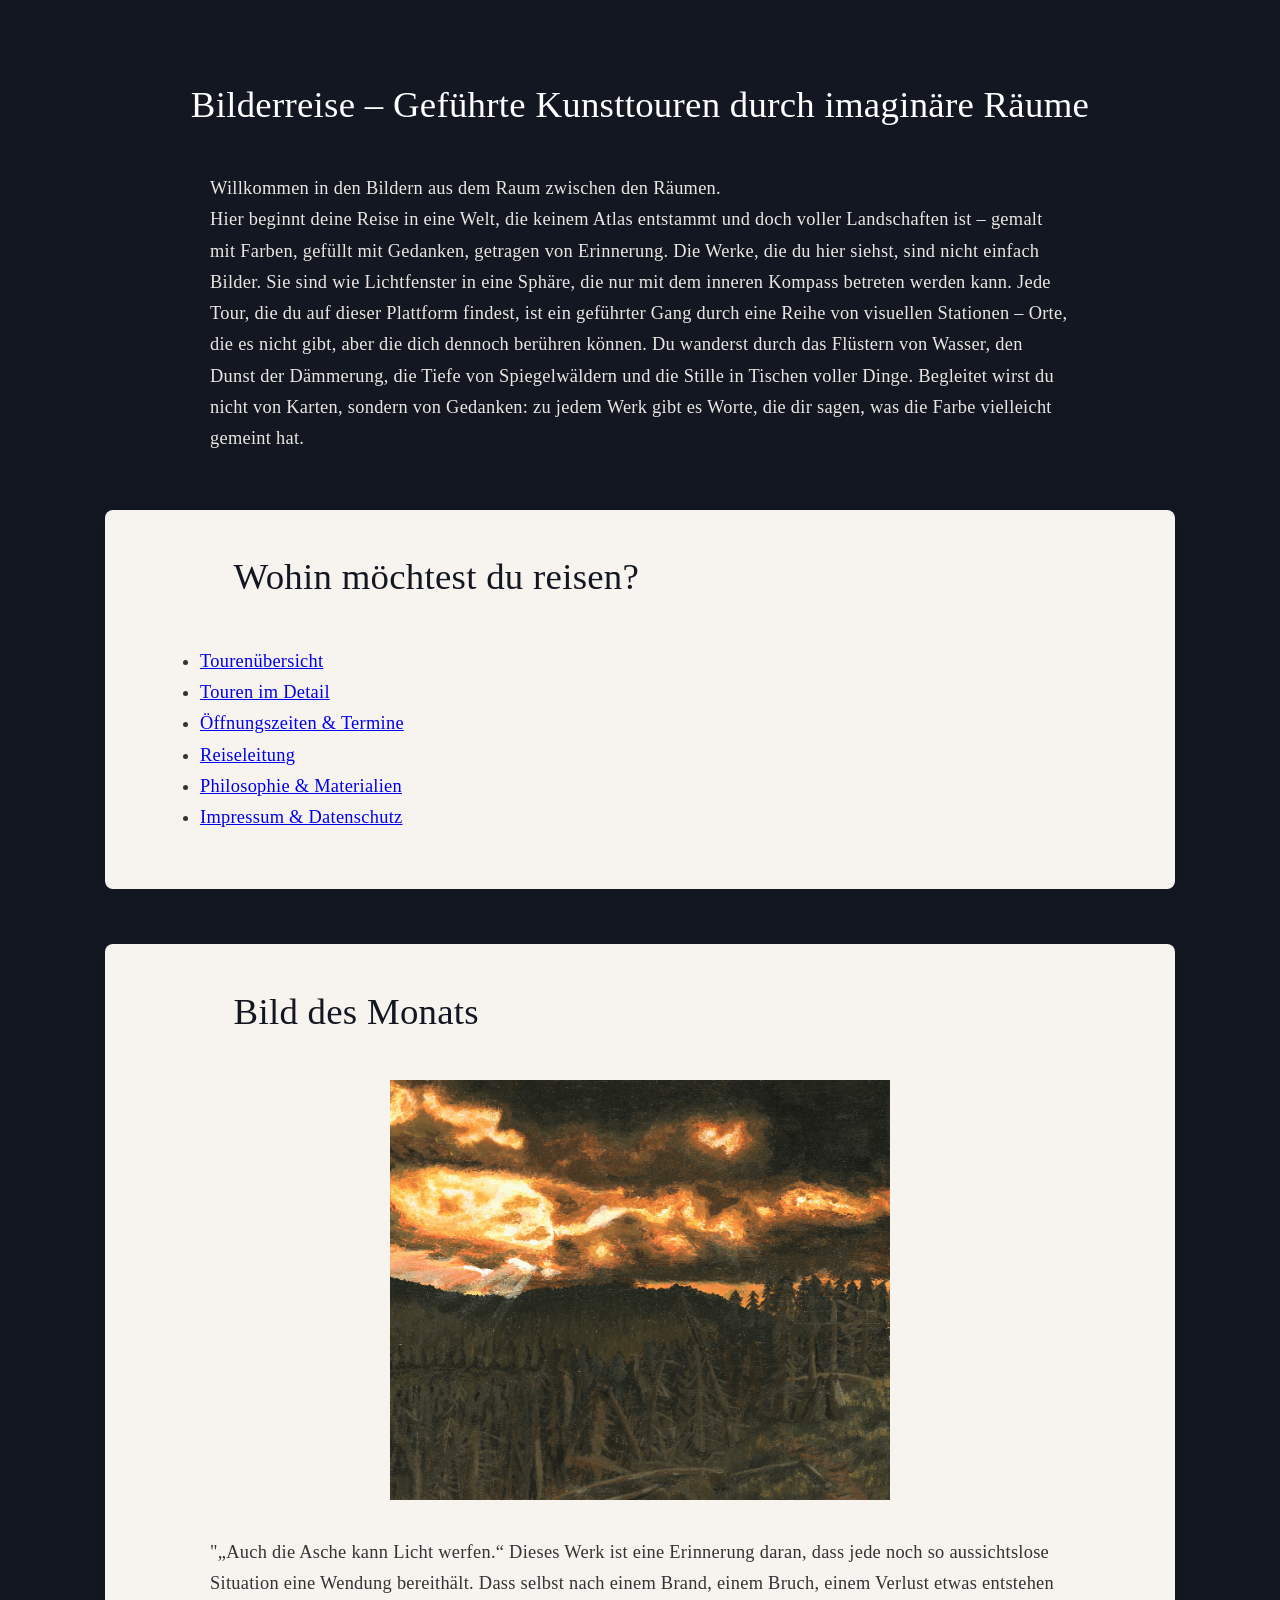
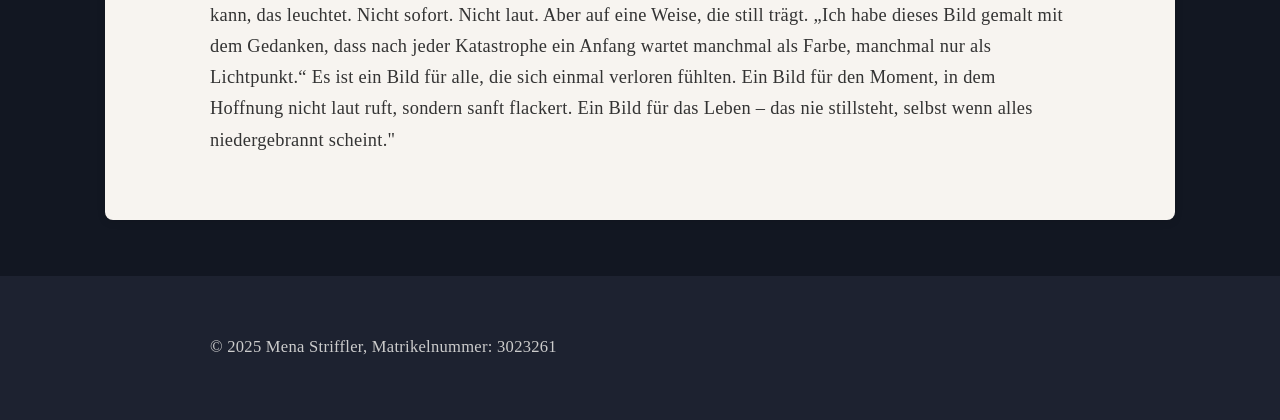
<file: index.html>
<!DOCTYPE html>
<html lang="de">
<head>
  <meta charset="UTF-8">
  <meta name="viewport" content="width=device-width, initial-scale=1.0">
  <title>Bilderreise – Geführte Kunsttouren</title>
  <link rel="stylesheet" href="style.css">
</head>
<body>
  <header>
    <h1>Bilderreise – Geführte Kunsttouren durch imaginäre Räume</h1>
    <p class="intro">
      Willkommen in den Bildern aus dem Raum zwischen den Räumen.<br>
      Hier beginnt deine Reise in eine Welt, die keinem Atlas entstammt und doch voller Landschaften ist – gemalt mit Farben, gefüllt mit Gedanken, getragen von Erinnerung. Die Werke, die du hier siehst, sind nicht einfach Bilder. Sie sind wie Lichtfenster in eine Sphäre, die nur mit dem inneren Kompass betreten werden kann.

Jede Tour, die du auf dieser Plattform findest, ist ein geführter Gang durch eine Reihe von visuellen Stationen – Orte, die es nicht gibt, aber die dich dennoch berühren können. Du wanderst durch das Flüstern von Wasser, den Dunst der Dämmerung, die Tiefe von Spiegelwäldern und die Stille in Tischen voller Dinge. Begleitet wirst du nicht von Karten, sondern von Gedanken: zu jedem Werk gibt es Worte, die dir sagen, was die Farbe vielleicht gemeint hat.
    </p>
  </header>

  <section class="navigation">
    <h2>Wohin möchtest du reisen?</h2>
    <ul>
      <li><a href="touren.html">Tourenübersicht</a></li>
      <li><a href="tour-detail.html">Touren im Detail</a></li>
      <li><a href="zeiten.html">Öffnungszeiten & Termine</a></li>
      <li><a href="team.html">Reiseleitung</a></li>
      <li><a href="konzept.html">Philosophie & Materialien</a></li>
      <li><a href="impressum.html">Impressum & Datenschutz</a></li>
    </ul>
  </section>

  <section class="feature">
    <h2>Bild des Monats</h2>
    <img src="bilder/firelight.png" alt="Firelight" width="500" />
    <p class="bildtext">
      "„Auch die Asche kann Licht werfen.“

Dieses Werk ist eine Erinnerung daran, dass jede noch so aussichtslose Situation eine Wendung bereithält. Dass selbst nach einem Brand, einem Bruch, einem Verlust etwas entstehen kann, das leuchtet. Nicht sofort. Nicht laut. Aber auf eine Weise, die still trägt.

„Ich habe dieses Bild gemalt mit dem Gedanken, dass nach jeder Katastrophe ein Anfang wartet manchmal als Farbe, manchmal nur als Lichtpunkt.“

Es ist ein Bild für alle, die sich einmal verloren fühlten. Ein Bild für den Moment, in dem Hoffnung nicht laut ruft, sondern sanft flackert. Ein Bild für das Leben – das nie stillsteht, selbst wenn alles niedergebrannt scheint."
    </p>
  </section>

  <footer>
    <p>&copy; 2025 Mena Striffler, Matrikelnummer: 3023261</p>
  </footer>
</body>
</html>
</file>
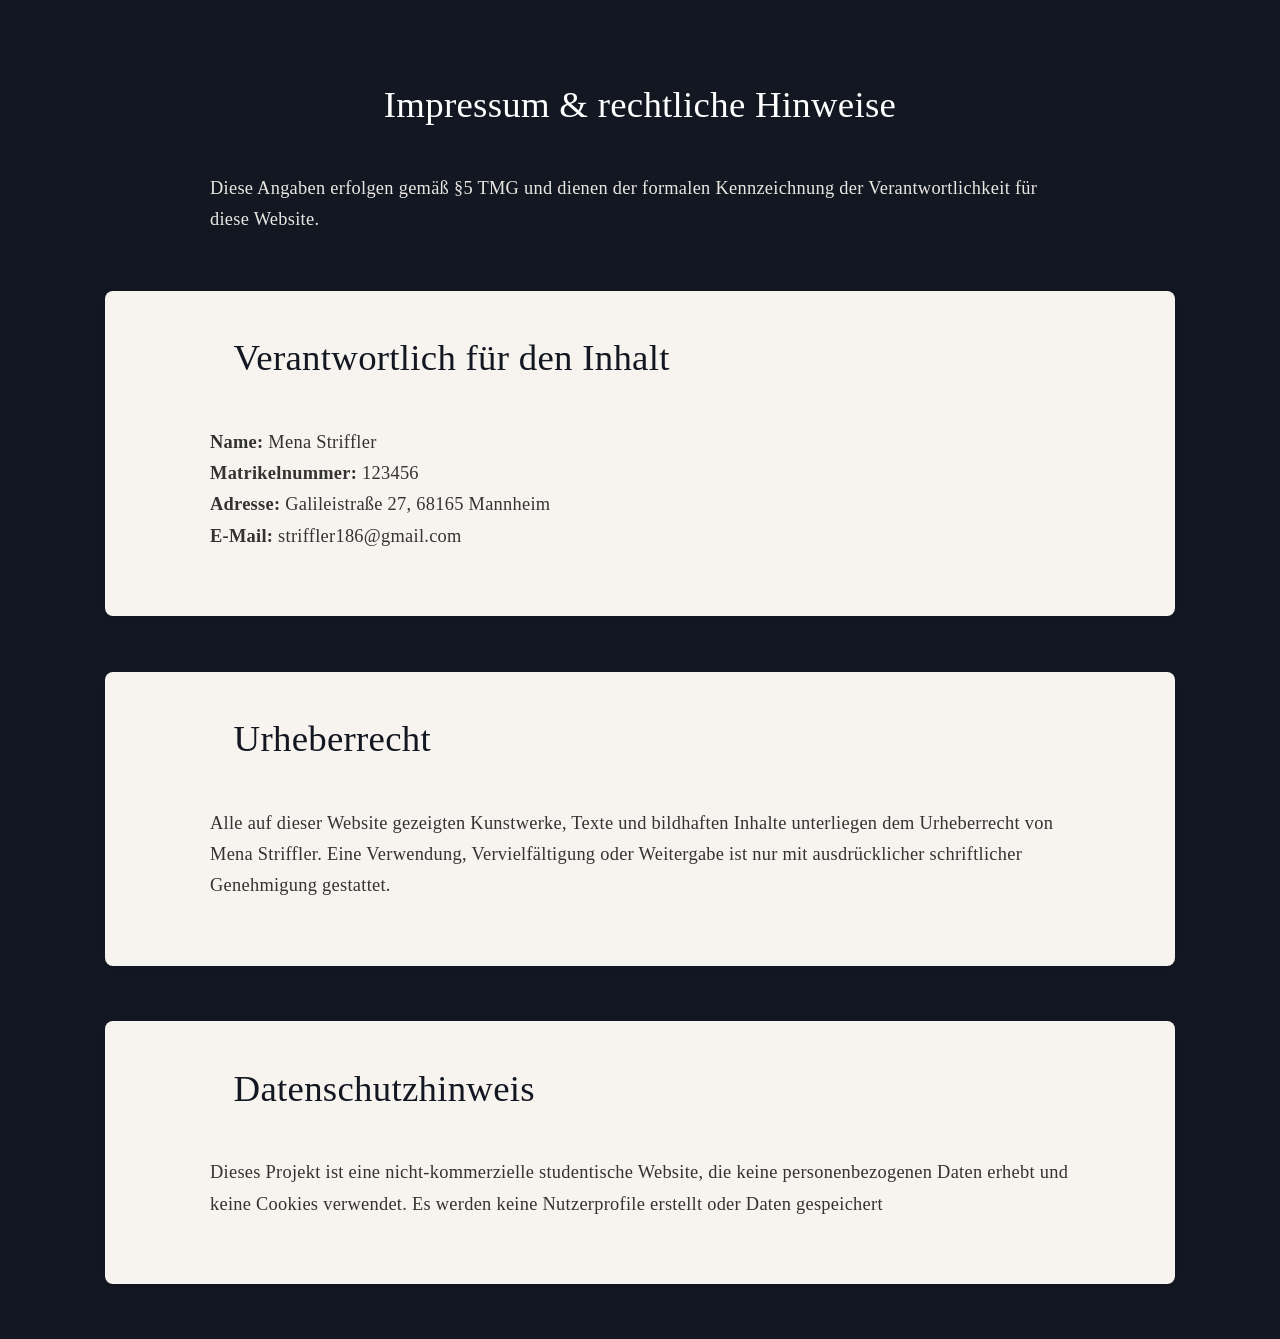
<file: impressum.html>
<!DOCTYPE html>
<html lang="de">
<head>
  <meta charset="UTF-8">
  <meta name="viewport" content="width=device-width, initial-scale=1.0">
  <title>Impressum & rechtliche Hinweise</title>
  <link rel="stylesheet" href="style.css">
</head>
<body>
  <header>
    <h1>Impressum & rechtliche Hinweise</h1>
    <p class="intro">
      Diese Angaben erfolgen gemäß §5 TMG und dienen der formalen Kennzeichnung der Verantwortlichkeit für diese Website.
    </p>
  </header>

  <main class="impressum-inhalt">

    <section>
      <h2>Verantwortlich für den Inhalt</h2>
      <p>
        <strong>Name:</strong> Mena Striffler<br>
        <strong>Matrikelnummer:</strong> 123456<br>
        <strong>Adresse:</strong> Galileistraße 27, 68165 Mannheim<br>
        <strong>E-Mail:</strong> striffler186@gmail.com
      </p>
    </section>

    <section>
      <h2>Urheberrecht</h2>
      <p>
        Alle auf dieser Website gezeigten Kunstwerke, Texte und bildhaften Inhalte unterliegen dem Urheberrecht von Mena Striffler. Eine Verwendung, Vervielfältigung oder Weitergabe ist nur mit ausdrücklicher schriftlicher Genehmigung gestattet.
      </p>
    </section>

    <section>
      <h2>Datenschutzhinweis</h2>
      <p>
        Dieses Projekt ist eine nicht-kommerzielle studentische Website, die keine personenbezogenen Daten erhebt und keine Cookies verwendet. Es werden keine Nutzerprofile erstellt oder Daten gespeichert
</file>
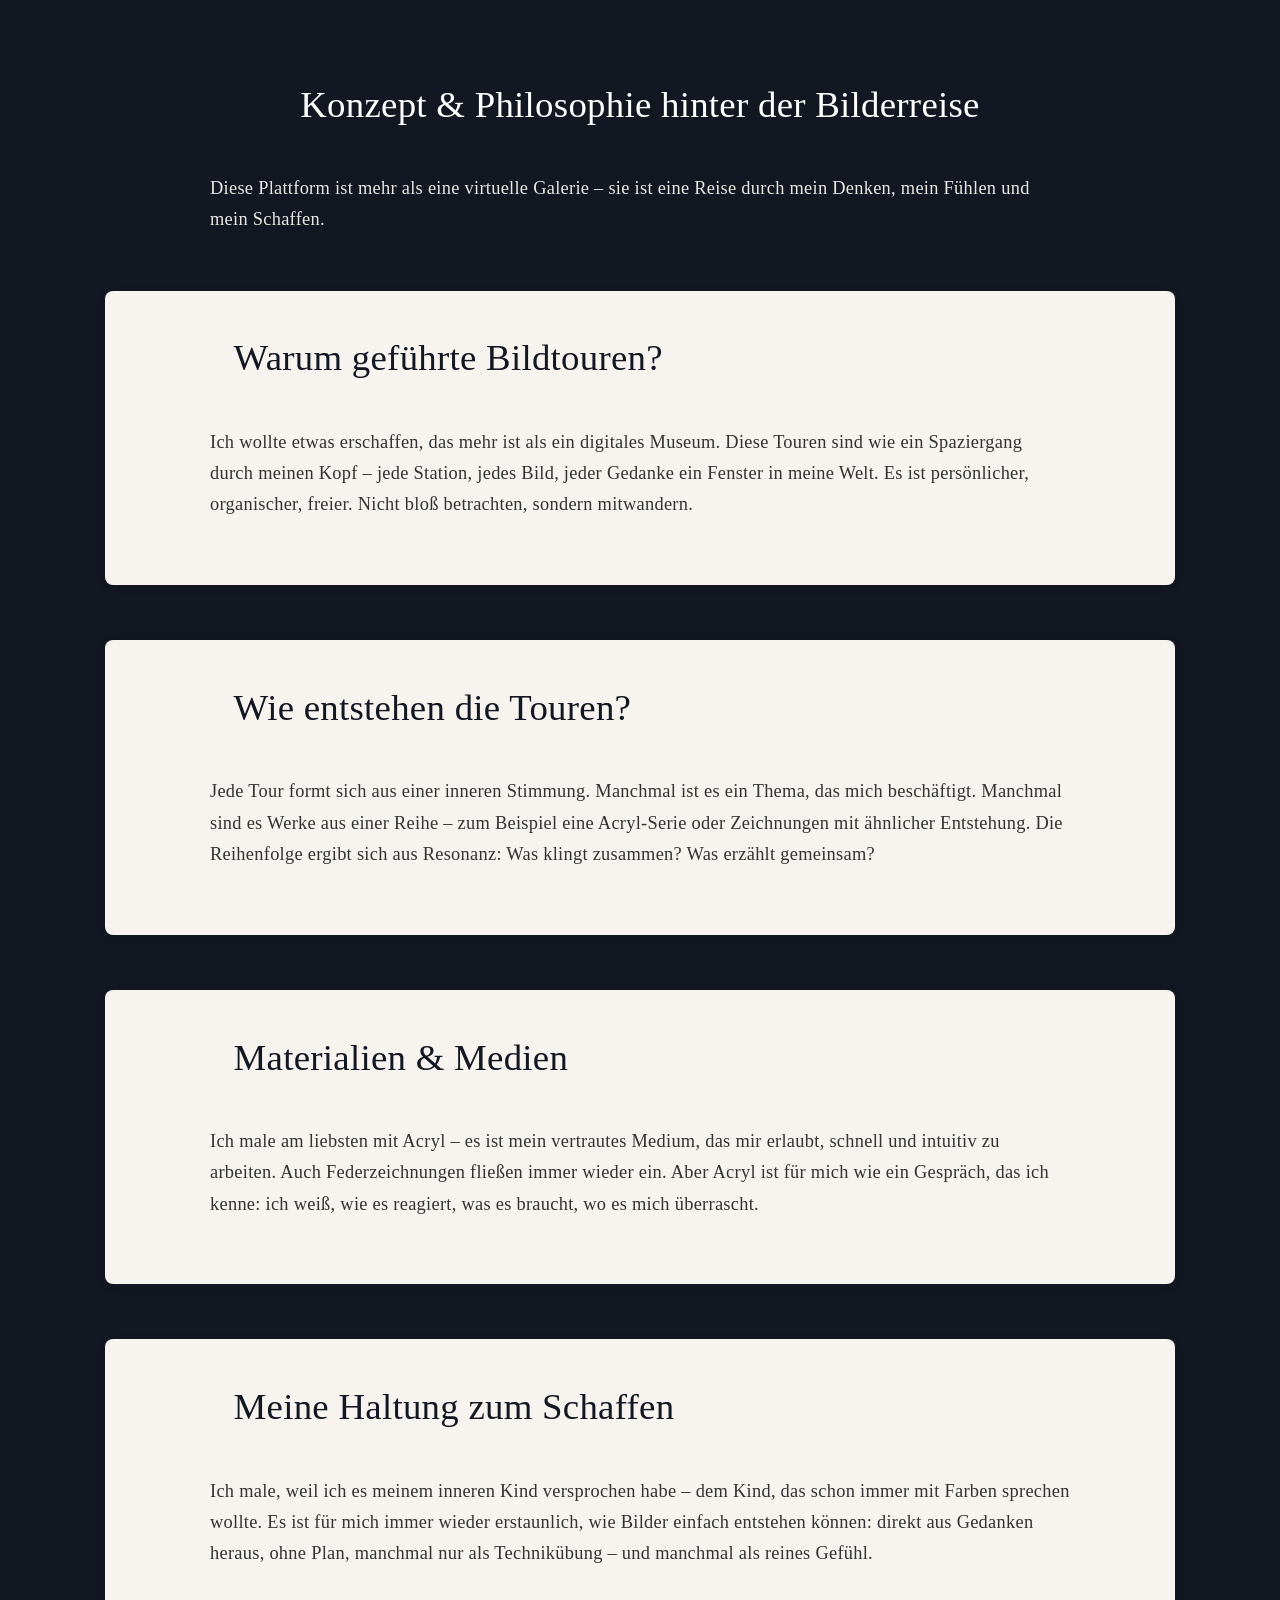
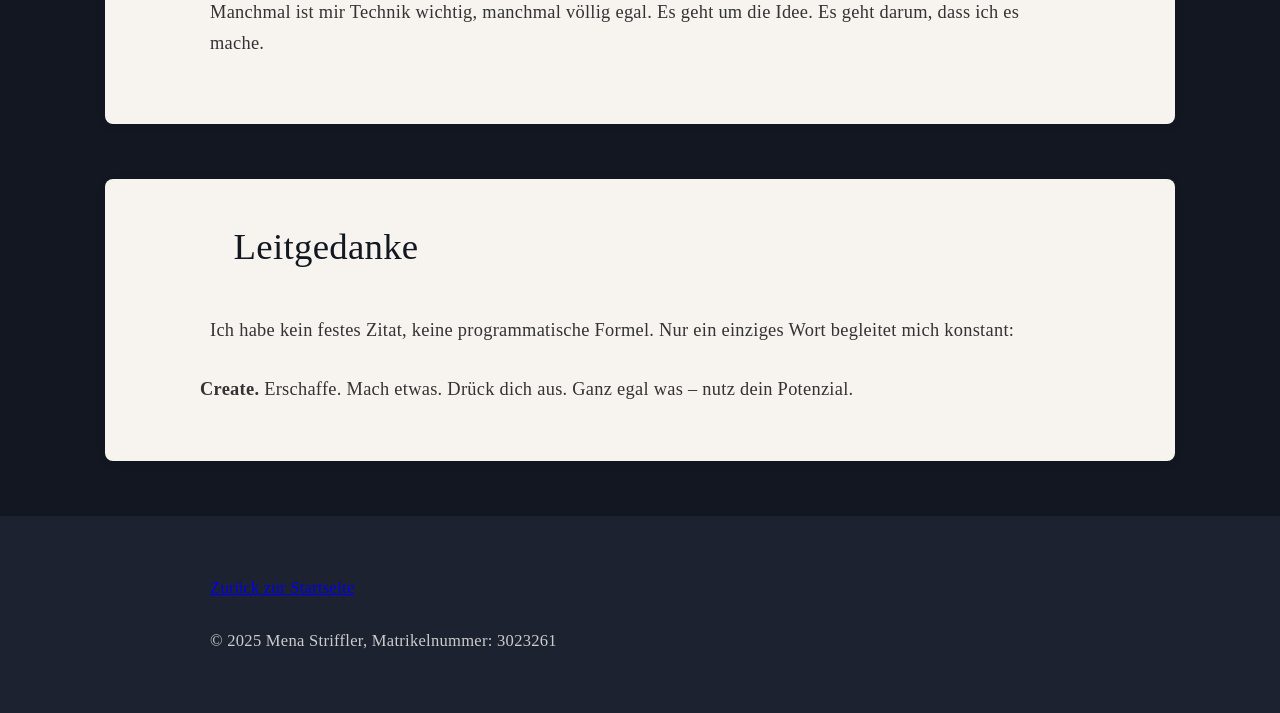
<file: konzept.html>
<!DOCTYPE html>
<html lang="de">
<head>
  <meta charset="UTF-8">
  <meta name="viewport" content="width=device-width, initial-scale=1.0">
  <title>Konzept & Philosophie</title>
  <link rel="stylesheet" href="style.css">
</head>
<body>
  <header>
    <h1>Konzept & Philosophie hinter der Bilderreise</h1>
    <p class="intro">
    Diese Plattform ist mehr als eine virtuelle Galerie – sie ist eine Reise durch mein Denken, mein Fühlen und mein Schaffen.
    </p>
  </header>

  <main class="konzept-inhalt">

    <section>
      <h2>Warum geführte Bildtouren?</h2>
      <p>
      Ich wollte etwas erschaffen, das mehr ist als ein digitales Museum. Diese Touren sind wie ein Spaziergang durch meinen Kopf – jede Station, jedes Bild, jeder Gedanke ein Fenster in meine Welt. Es ist persönlicher, organischer, freier. Nicht bloß betrachten, sondern mitwandern.
      </p>
    </section>

    <section>
      <h2>Wie entstehen die Touren?</h2>
      <p>
      Jede Tour formt sich aus einer inneren Stimmung. Manchmal ist es ein Thema, das mich beschäftigt. Manchmal sind es Werke aus einer Reihe – zum Beispiel eine Acryl-Serie oder Zeichnungen mit ähnlicher Entstehung. Die Reihenfolge ergibt sich aus Resonanz: Was klingt zusammen? Was erzählt gemeinsam?
      </p>
    </section>

    <section>
      <h2>Materialien & Medien</h2>
      <p>
      Ich male am liebsten mit Acryl – es ist mein vertrautes Medium, das mir erlaubt, schnell und intuitiv zu arbeiten. Auch Federzeichnungen fließen immer wieder ein. Aber Acryl ist für mich wie ein Gespräch, das ich kenne: ich weiß, wie es reagiert, was es braucht, wo es mich überrascht.
      </p>
    </section>

    <section>
      <h2>Meine Haltung zum Schaffen</h2>
      <p>
      Ich male, weil ich es meinem inneren Kind versprochen habe – dem Kind, das schon immer mit Farben sprechen wollte. Es ist für mich immer wieder erstaunlich, wie Bilder einfach entstehen können: direkt aus Gedanken heraus, ohne Plan, manchmal nur als Technikübung – und manchmal als reines Gefühl.
      </p>
      <p>
      Manchmal ist mir Technik wichtig, manchmal völlig egal. Es geht um die Idee. Es geht darum, dass ich es mache.
      </p>
    </section>

    <section>
      <h2>Leitgedanke</h2>
      <p>
      Ich habe kein festes Zitat, keine programmatische Formel. Nur ein einziges Wort begleitet mich konstant:
        </p>
        <blockquote><strong>Create.</strong> Erschaffe. Mach etwas. Drück dich aus. Ganz egal was – nutz dein Potenzial.</blockquote>
    </section>

  </main>

  <footer>
    <p><a href="index.html">Zurück zur Startseite</a></p>
    <p>&copy; 2025 Mena Striffler, Matrikelnummer: 3023261</p>
  </footer>
</body>
</html>
</file>
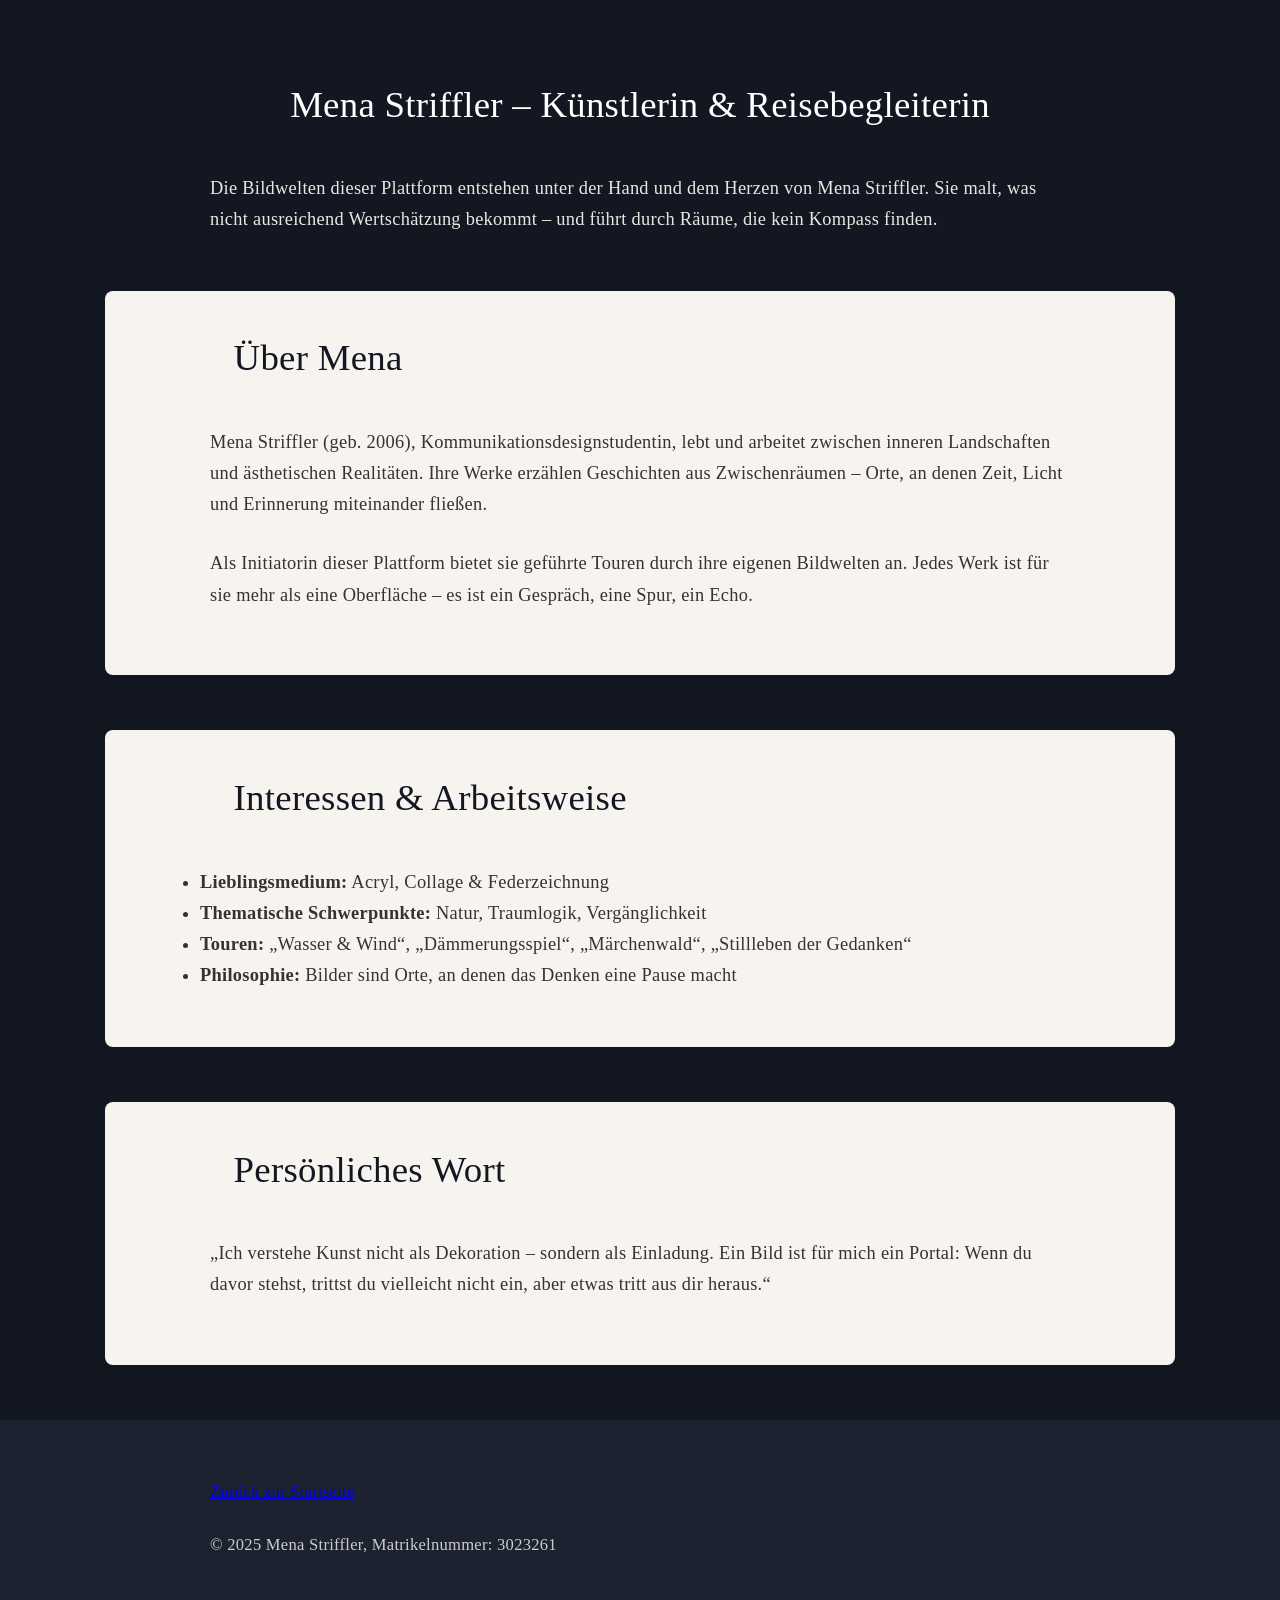
<file: team.html>
<!DOCTYPE html>
<html lang="de">
<head>
  <meta charset="UTF-8">
  <meta name="viewport" content="width=device-width, initial-scale=1.0">
  <title>Über Mena Striffler</title>
  <link rel="stylesheet" href="style.css">
</head>
<body>
  <header>
    <h1>Mena Striffler – Künstlerin & Reisebegleiterin</h1>
    <p class="intro">
      Die Bildwelten dieser Plattform entstehen unter der Hand und dem Herzen von Mena Striffler. Sie malt, was nicht ausreichend Wertschätzung bekommt – und führt durch Räume, die kein Kompass finden.
    </p>
  </header>

  <main class="team-inhalt">
    <section class="portrait">

      <h2>Über Mena</h2>
      <p>
        Mena Striffler (geb. 2006), Kommunikationsdesignstudentin, lebt und arbeitet zwischen inneren Landschaften und ästhetischen Realitäten. Ihre Werke erzählen Geschichten aus Zwischenräumen – Orte, an denen Zeit, Licht und Erinnerung miteinander fließen.
      </p>
      <p>
        Als Initiatorin dieser Plattform bietet sie geführte Touren durch ihre eigenen Bildwelten an. Jedes Werk ist für sie mehr als eine Oberfläche – es ist ein Gespräch, eine Spur, ein Echo.
      </p>
    </section>

    <section class="profil">
      <h2>Interessen & Arbeitsweise</h2>
      <ul>
        <li><strong>Lieblingsmedium:</strong> Acryl, Collage & Federzeichnung</li>
        <li><strong>Thematische Schwerpunkte:</strong>  Natur, Traumlogik, Vergänglichkeit</li>
        <li><strong>Touren:</strong> „Wasser & Wind“, „Dämmerungsspiel“, „Märchenwald“, „Stillleben der Gedanken“</li>
        <li><strong>Philosophie:</strong> Bilder sind Orte, an denen das Denken eine Pause macht</li>
      </ul>
    </section>

    <section class="statement">
      <h2>Persönliches Wort</h2>
      <p>
        „Ich verstehe Kunst nicht als Dekoration – sondern als Einladung. Ein Bild ist für mich ein Portal: Wenn du davor stehst, trittst du vielleicht nicht ein, aber etwas tritt aus dir heraus.“
      </p>
    </section>
  </main>

  <footer>
    <p><a href="index.html">Zurück zur Startseite</a></p>
    <p>&copy; 2025 Mena Striffler, Matrikelnummer: 3023261</p>
  </footer>
</body>
</html>
</file>
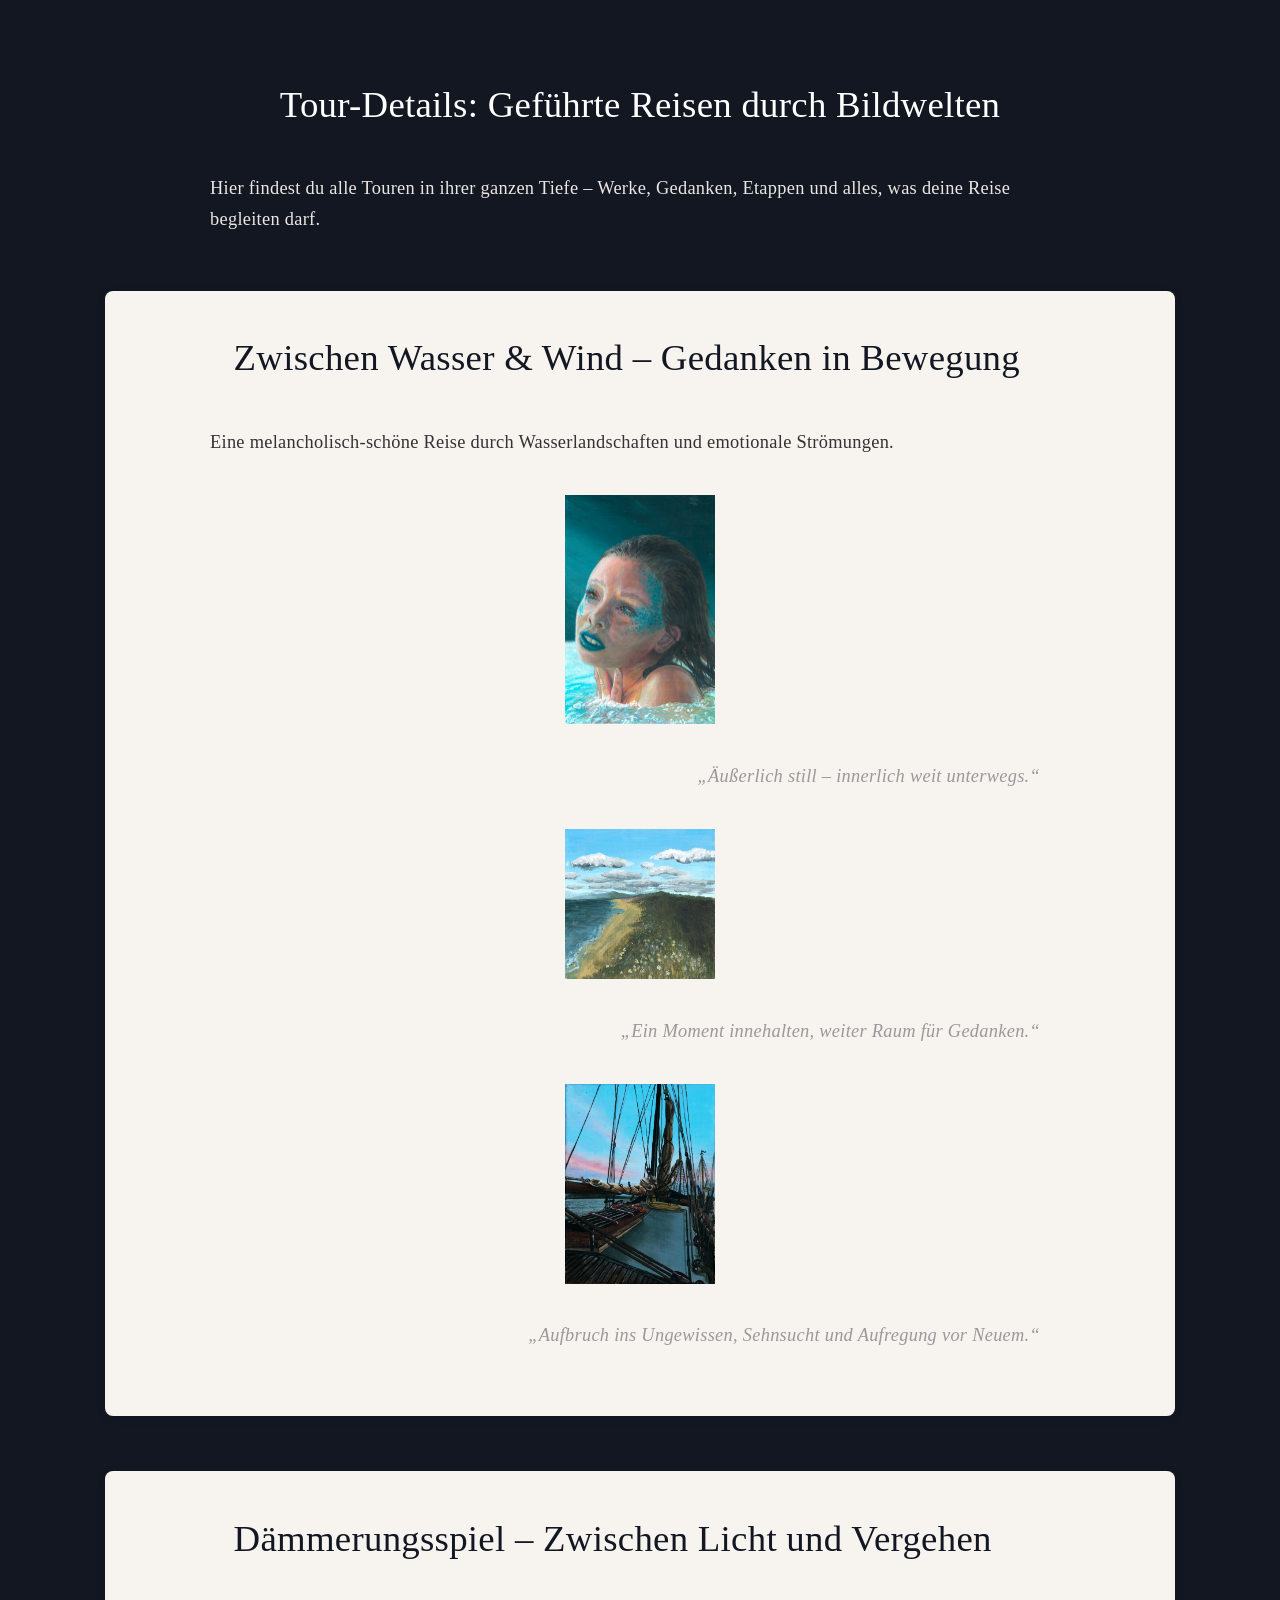
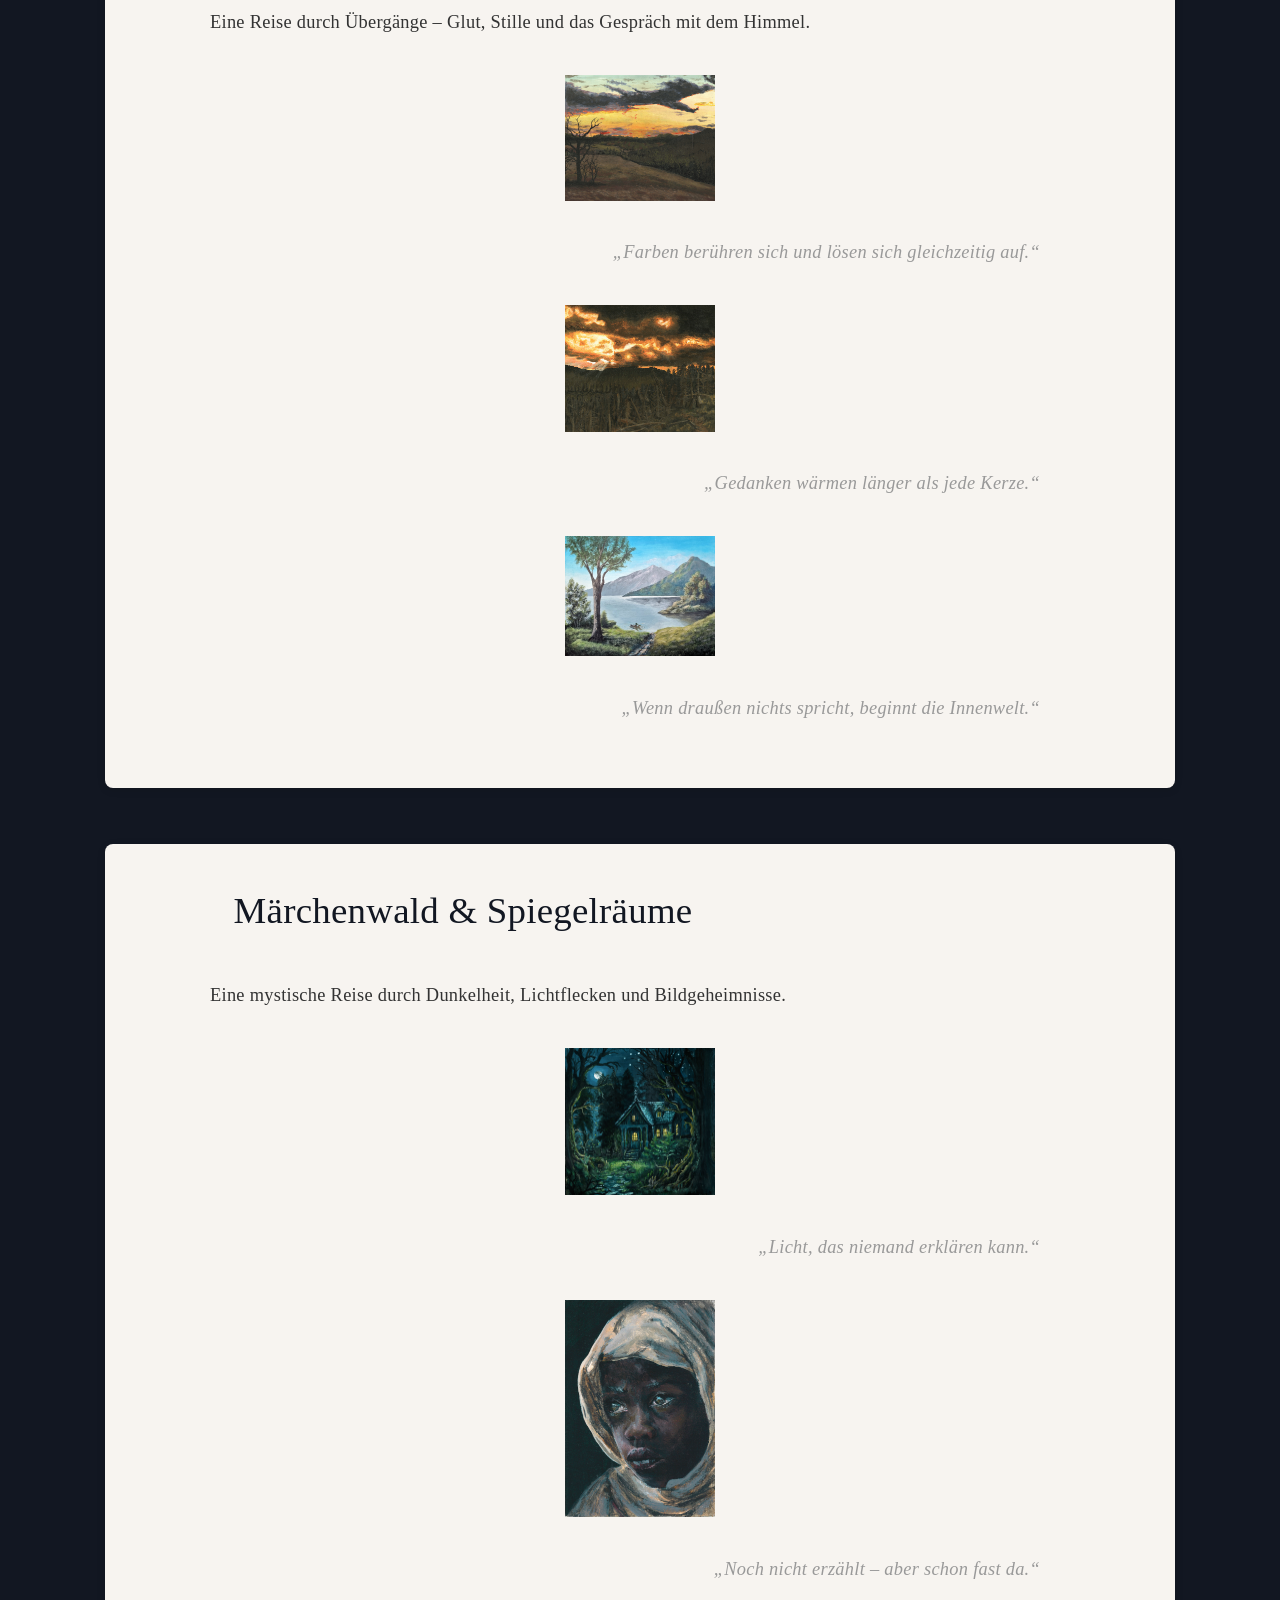
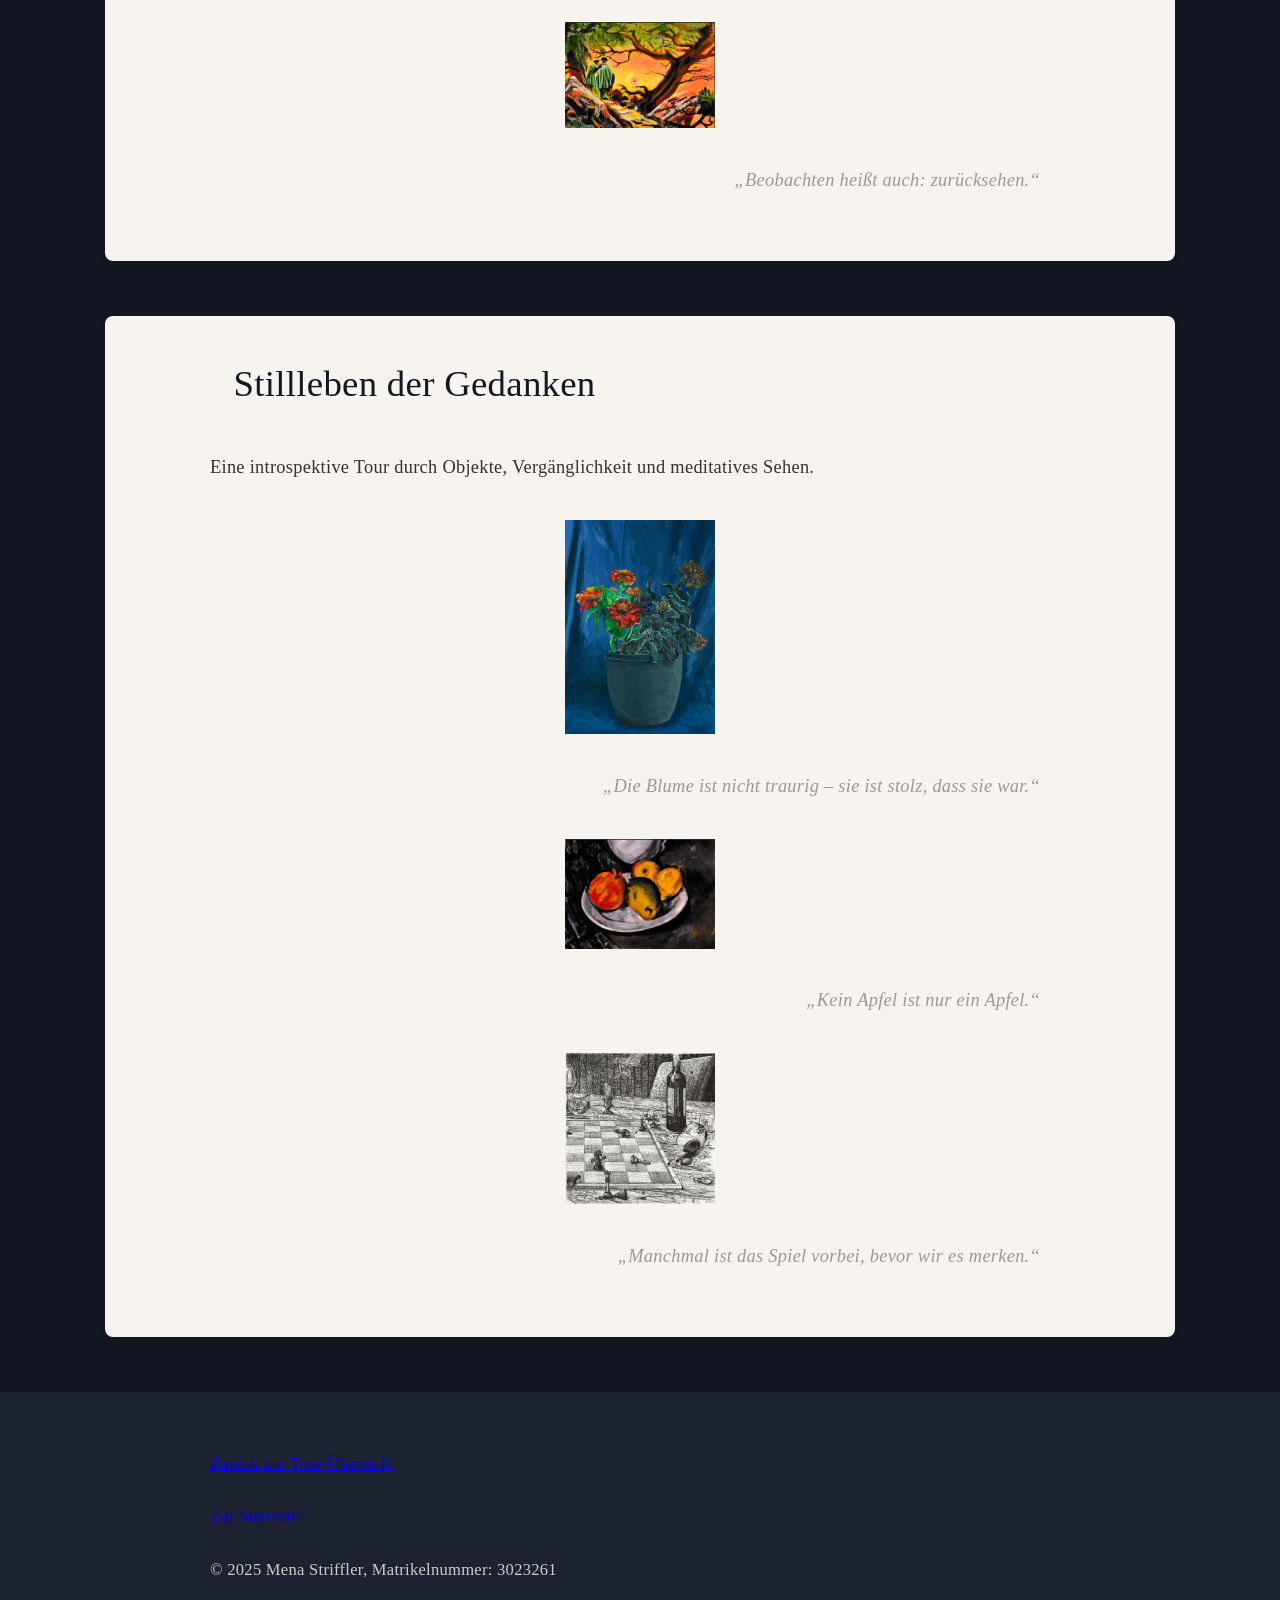
<file: tour-detail.html>
<!DOCTYPE html>
<html lang="de">
<head>
  <meta charset="UTF-8">
  <meta name="viewport" content="width=device-width, initial-scale=1.0">
  <title>Alle Touren im Detail</title>
  <link rel="stylesheet" href="style.css">
</head>
<body>
  <header>
    <h1>Tour-Details: Geführte Reisen durch Bildwelten</h1>
    <p class="intro">
      Hier findest du alle Touren in ihrer ganzen Tiefe – Werke, Gedanken, Etappen und alles, was deine Reise begleiten darf.
    </p>
  </header>

  <main class="tour-details">

    <!-- Tour 1 -->
    <section id="meer" class="tour-block">
      <h2> Zwischen Wasser & Wind – Gedanken in Bewegung</h2>
      <p>Eine melancholisch-schöne Reise durch Wasserlandschaften und emotionale Strömungen.</p>

      <figure>
        <a href="bilder/blaue_sehnsucht.png" target="_blank">
          <img src="bilder/blaue_sehnsucht.png" alt="Blaue Sehnsucht" width="150">
        </a>
        <figcaption class="tour-zitat">„Äußerlich still – innerlich weit unterwegs.“</figcaption>
      </figure>

      <figure>
        <a href="bilder/impressions_de_plage.jpg" target="_blank">
          <img src="bilder/impressions_de_plage.jpg" alt="Impressions de plage" width="150">
        </a>
        <figcaption class="tour-zitat">„Ein Moment innehalten, weiter Raum für Gedanken.“</figcaption>
      </figure>

      <figure>
        <a href="bilder/neue_horizonte.jpg" target="_blank">
          <img src="bilder/neue_horizonte.jpg" alt="Neue Horizonte" width="150">
        </a>
        <figcaption class="tour-zitat">„Aufbruch ins Ungewissen, Sehnsucht und Aufregung vor Neuem.“</figcaption>
      </figure>

      <!-- Stations folgen unverändert -->
      <!-- ... -->
    </section>

    <!-- Tour 2 -->
    <section id="dämmerung" class="tour-block">
      <h2>Dämmerungsspiel – Zwischen Licht und Vergehen</h2>
      <p>Eine Reise durch Übergänge – Glut, Stille und das Gespräch mit dem Himmel.</p>

      <figure>
        <a href="bilder/Dämmerungsspiel.png" target="_blank">
          <img src="bilder/Dämmerungsspiel.png" alt="Dämmerungsspiel" width="150">
        </a>
        <figcaption class="tour-zitat">„Farben berühren sich und lösen sich gleichzeitig auf.“</figcaption>
      </figure>

      <figure>
        <a href="bilder/firelight.png" target="_blank">
          <img src="bilder/firelight.png" alt="Firelight" width="150">
        </a>
        <figcaption class="tour-zitat">„Gedanken wärmen länger als jede Kerze.“</figcaption>
      </figure>

      <figure>
        <a href="bilder/edge_of_silence.png" target="_blank">
          <img src="bilder/edge_of_silence.png" alt="Edge of Silence" width="150">
        </a>
        <figcaption class="tour-zitat">„Wenn draußen nichts spricht, beginnt die Innenwelt.“</figcaption>
      </figure>

      <!-- Stations folgen unverändert -->
      <!-- ... -->
    </section>

    <!-- Tour 3 -->
    <section id="wald" class="tour-block">
      <h2>Märchenwald & Spiegelräume</h2>
      <p>Eine mystische Reise durch Dunkelheit, Lichtflecken und Bildgeheimnisse.</p>

      <figure>
        <a href="bilder/nachtleuchten_im_märchenwald.png" target="_blank">
          <img src="bilder/nachtleuchten_im_märchenwald.png" alt="Nachtleuchten im Märchenwald" width="150">
        </a>
        <figcaption class="tour-zitat">„Licht, das niemand erklären kann.“</figcaption>
      </figure>

      <figure>
        <a href="bilder/unseen_story_2.png" target="_blank">
          <img src="bilder/unseen_story_2.png" alt="Unseen Story 2" width="150">
        </a>
        <figcaption class="tour-zitat">„Noch nicht erzählt – aber schon fast da.“</figcaption>
      </figure>

      <figure>
        <a href="bilder/moon_watcher.png" target="_blank">
          <img src="bilder/moon_watcher.png" alt="Zwei Männer bei Betrachtung des Mondes" width="150">
        </a>
        <figcaption class="tour-zitat">„Beobachten heißt auch: zurücksehen.“</figcaption>
      </figure>

      <!-- Stations folgen unverändert -->
      <!-- ... -->
    </section>

    <!-- Tour 4 -->
    <section id="stillleben" class="tour-block">
      <h2>Stillleben der Gedanken</h2>
      <p>Eine introspektive Tour durch Objekte, Vergänglichkeit und meditatives Sehen.</p>

      <figure>
        <a href="bilder/nothing_lasts.png" target="_blank">
          <img src="bilder/nothing_lasts.png" alt="Nothing lasts" width="150">
        </a>
        <figcaption class="tour-zitat">„Die Blume ist nicht traurig – sie ist stolz, dass sie war.“</figcaption>
      </figure>

      <figure>
        <a href="bilder/früchtestillleben.png" target="_blank">
          <img src="bilder/früchtestillleben.png" alt="Studie Früchtestillleben" width="150">
        </a>
        <figcaption class="tour-zitat">„Kein Apfel ist nur ein Apfel.“</figcaption>
      </figure>

      <figure>
        <a href="bilder/schachmatt.png" target="_blank">
          <img src="bilder/schachmatt.png" alt="Schachmatt" width="150">
        </a>
        <figcaption class="tour-zitat">„Manchmal ist das Spiel vorbei, bevor wir es merken.“</figcaption>
      </figure>

      <!-- Stations folgen unverändert -->
      <!-- ... -->
    </section>

  </main>

  <footer>
    <p><a href="touren.html">Zurück zur Tour-Übersicht</a></p>
    <p><a href="index.html">Zur Startseite</a></p>
    <p>&copy; 2025 Mena Striffler, Matrikelnummer: 3023261</p>
  </footer>
</body>
</html>
</file>
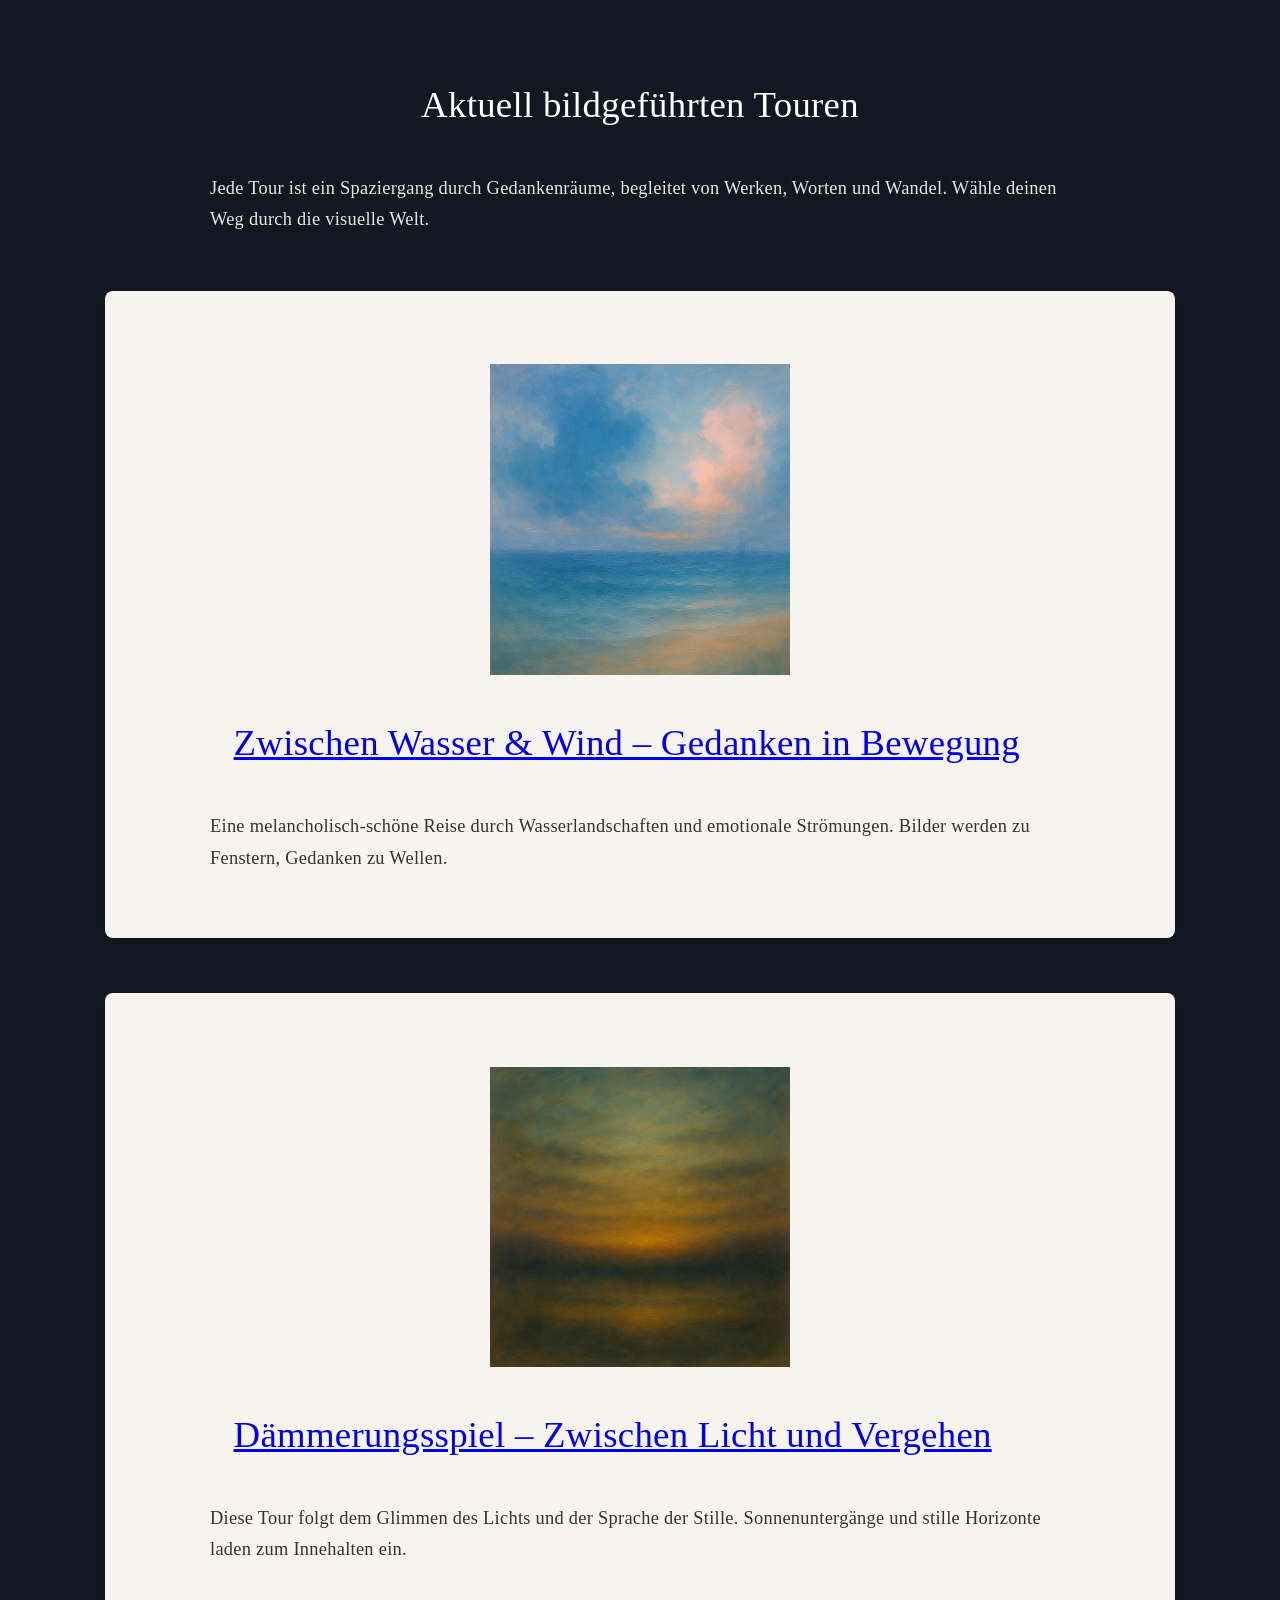
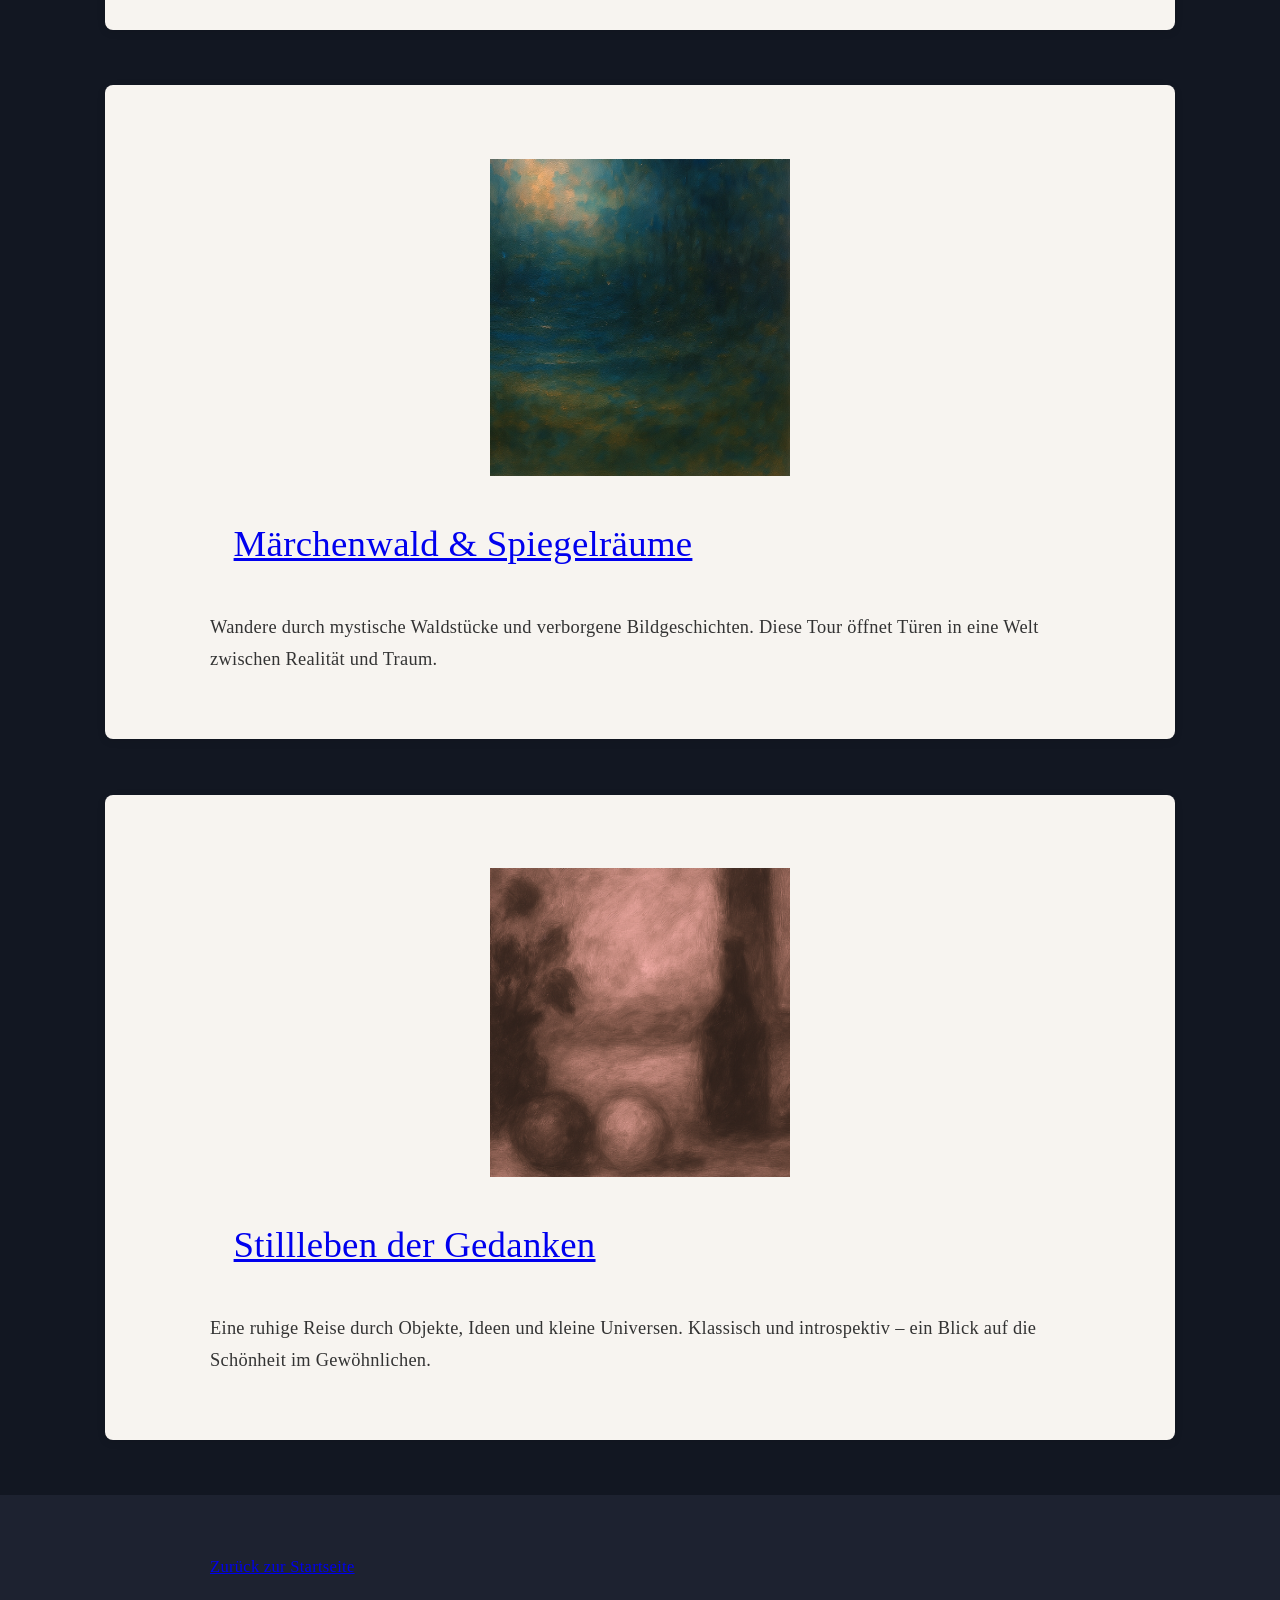
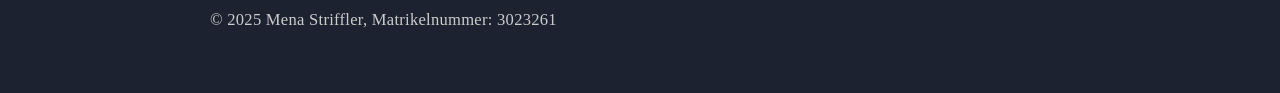
<file: touren.html>
<!DOCTYPE html>
<html lang="de">
<head>
  <meta charset="UTF-8">
  <meta name="viewport" content="width=device-width, initial-scale=1.0">
  <title>Tourenübersicht</title>
  <link rel="stylesheet" href="style.css">
</head>
<body>
  <header>
    <h1>Aktuell bildgeführten Touren</h1>
    <p class="intro">
      Jede Tour ist ein Spaziergang durch Gedankenräume, begleitet von Werken, Worten und Wandel. Wähle deinen Weg durch die visuelle Welt.
    </p>
  </header>

  <main class="touren-uebersicht">

    <section class="tour">
      <img src="bilder/fusion_tour_1.png" alt="Farbklang der Reise" width="300">
      <h2><a href="tour-detail.html#meer">Zwischen Wasser & Wind – Gedanken in Bewegung</a></h2>
      <p>
        Eine melancholisch-schöne Reise durch Wasserlandschaften und emotionale Strömungen. Bilder werden zu Fenstern, Gedanken zu Wellen.
      </p>
    </section>

    <section class="tour">
      <img src="bilder/fusion_tour_2.png" alt="Gefühlsraum" width="300">
      <h2><a href="tour-detail.html#dämmerung">Dämmerungsspiel – Zwischen Licht und Vergehen</a></h2>
      <p>
        Diese Tour folgt dem Glimmen des Lichts und der Sprache der Stille. Sonnenuntergänge und stille Horizonte laden zum Innehalten ein.
      </p>
    </section>

    <section class="tour">
      <img src="bilder/fusion_tour_3.png" alt="Diese Stimmung erwartet dich." width="300">
      <h2><a href="tour-detail.html#wald">Märchenwald & Spiegelräume</a></h2>
      <p>
        Wandere durch mystische Waldstücke und verborgene Bildgeschichten. Diese Tour öffnet Türen in eine Welt zwischen Realität und Traum.
      </p>
    </section>

    <section class="tour">
      <img src="bilder/fusion_tour_4.png" alt="Reisegeist" width="300">
      <h2><a href="tour-detail.html#stillleben">Stillleben der Gedanken</a></h2>
      <p>
        Eine ruhige Reise durch Objekte, Ideen und kleine Universen. Klassisch und introspektiv – ein Blick auf die Schönheit im Gewöhnlichen.
      </p>
    </section>

  </main>

  <footer>
    <p><a href="index.html">Zurück zur Startseite</a></p>
    <p>&copy; 2025 Mena Striffler, Matrikelnummer: 3023261</p>
  </footer>
</body>
</html>
</file>
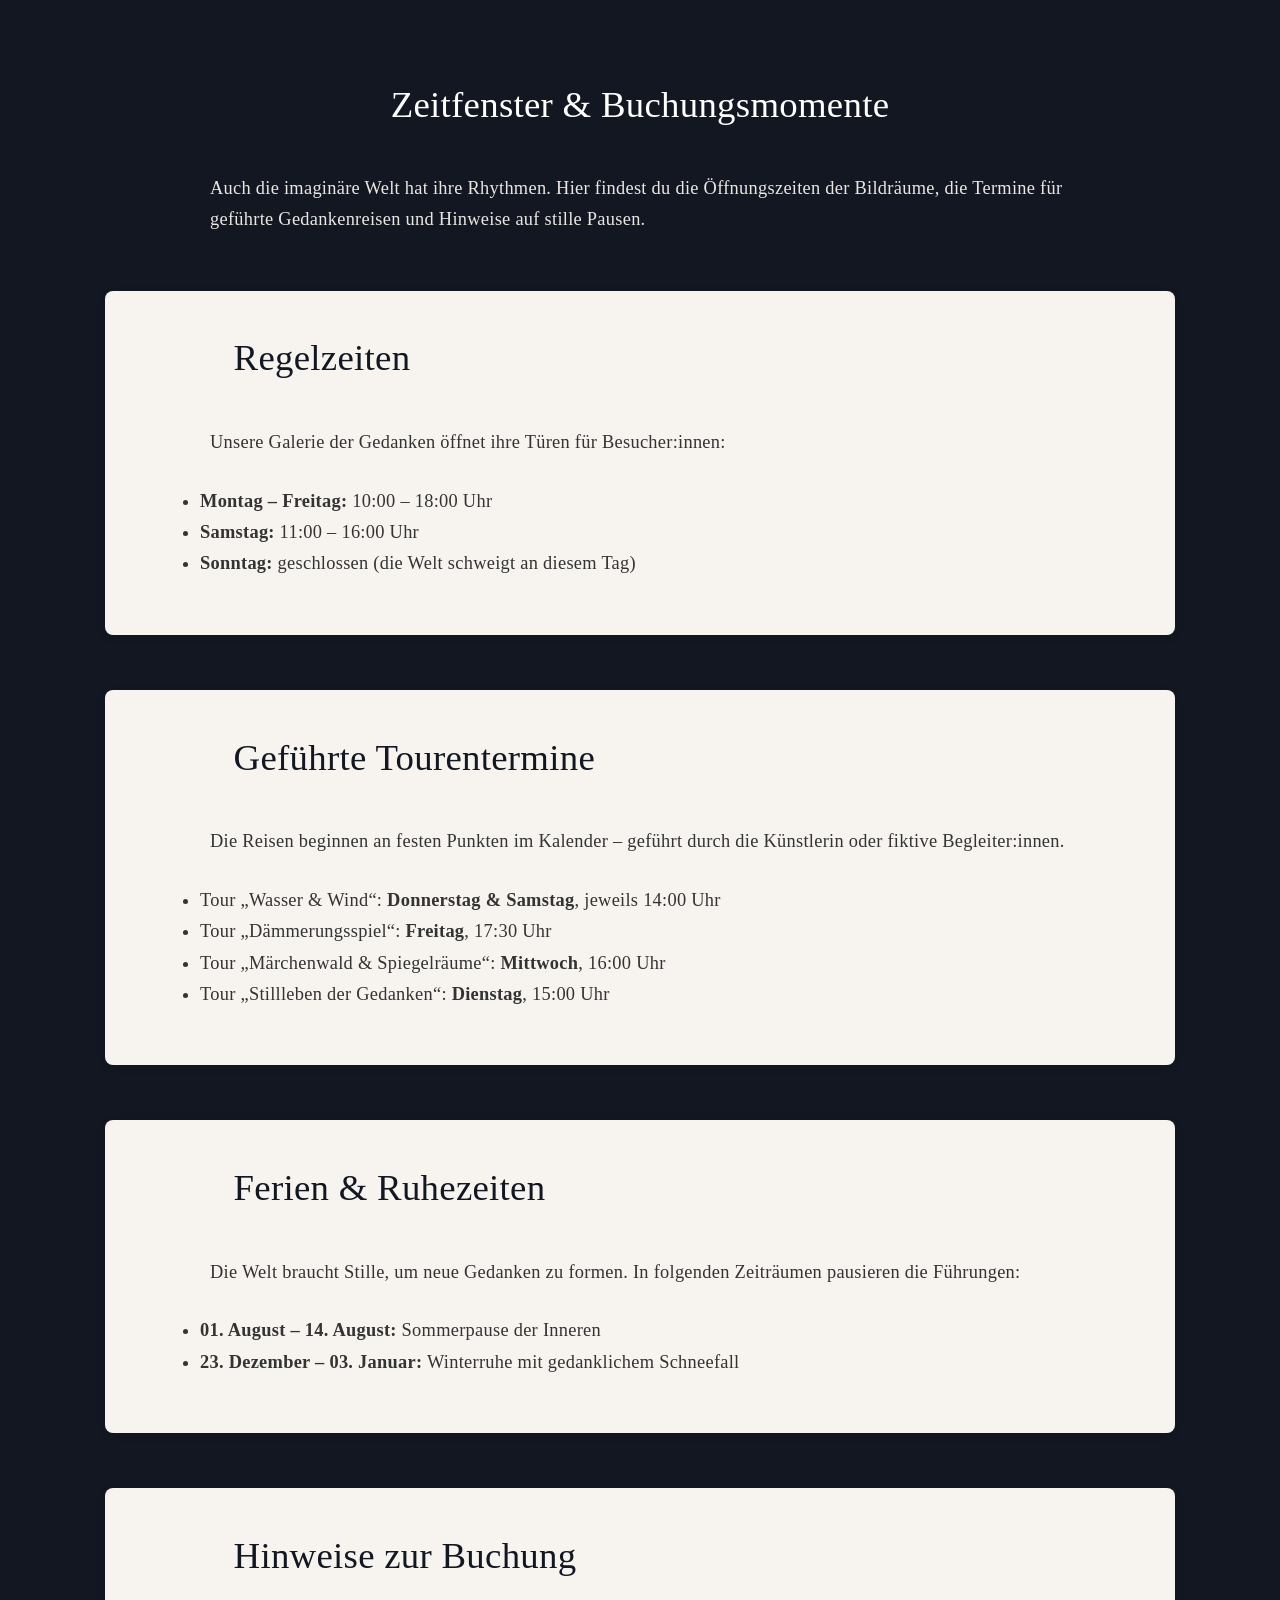
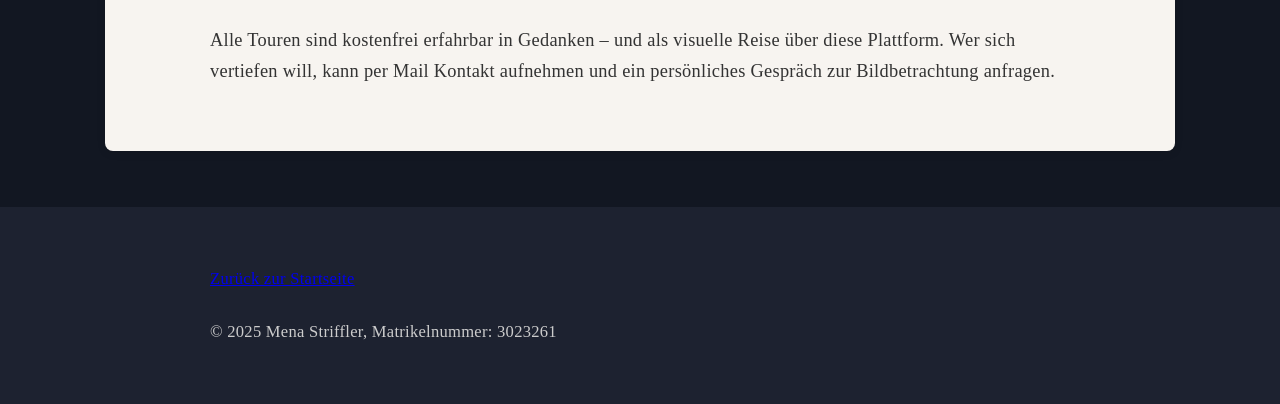
<file: zeiten.html>
<!DOCTYPE html>
<html lang="de">
<head>
  <meta charset="UTF-8">
  <meta name="viewport" content="width=device-width, initial-scale=1.0">
  <title>Zeitfenster & Buchungsmomente</title>
  <link rel="stylesheet" href="style.css">
</head>
<body>
  <header>
    <h1>Zeitfenster & Buchungsmomente</h1>
    <p class="intro">
      Auch die imaginäre Welt hat ihre Rhythmen. Hier findest du die Öffnungszeiten der Bildräume, die Termine für geführte Gedankenreisen und Hinweise auf stille Pausen.
    </p>
  </header>

  <main class="zeiten-inhalt">

    <section>
      <h2>Regelzeiten</h2>
      <p>
        Unsere Galerie der Gedanken öffnet ihre Türen für Besucher:innen:
      </p>
      <ul>
        <li><strong>Montag – Freitag:</strong> 10:00 – 18:00 Uhr</li>
        <li><strong>Samstag:</strong> 11:00 – 16:00 Uhr</li>
        <li><strong>Sonntag:</strong> geschlossen (die Welt schweigt an diesem Tag)</li>
      </ul>
    </section>

    <section>
      <h2>Geführte Tourentermine</h2>
      <p>
        Die Reisen beginnen an festen Punkten im Kalender – geführt durch die Künstlerin oder fiktive Begleiter:innen.
      </p>
      <ul>
        <li>Tour „Wasser & Wind“: <strong>Donnerstag & Samstag</strong>, jeweils 14:00 Uhr</li>
        <li>Tour „Dämmerungsspiel“: <strong>Freitag</strong>, 17:30 Uhr</li>
        <li>Tour „Märchenwald & Spiegelräume“: <strong>Mittwoch</strong>, 16:00 Uhr</li>
        <li>Tour „Stillleben der Gedanken“: <strong>Dienstag</strong>, 15:00 Uhr</li>
      </ul>
    </section>

    <section>
      <h2>Ferien & Ruhezeiten</h2>
      <p>
        Die Welt braucht Stille, um neue Gedanken zu formen. In folgenden Zeiträumen pausieren die Führungen:
      </p>
      <ul>
        <li><strong>01. August – 14. August:</strong> Sommerpause der Inneren</li>
        <li><strong>23. Dezember – 03. Januar:</strong> Winterruhe mit gedanklichem Schneefall</li>
      </ul>
    </section>

    <section>
      <h2>Hinweise zur Buchung</h2>
      <p>
        Alle Touren sind kostenfrei erfahrbar in Gedanken – und als visuelle Reise über diese Plattform. Wer sich vertiefen will, kann per Mail Kontakt aufnehmen und ein persönliches Gespräch zur Bildbetrachtung anfragen.
      </p>
    </section>

  </main>

  <footer>
    <p><a href="index.html">Zurück zur Startseite</a></p>
    <p>&copy; 2025 Mena Striffler, Matrikelnummer: 3023261</p>
  </footer>
</body>
</html>
</file>
<file: style.css>
/* Grundlayout & Schrift */
body {
  font-family: 'Literata', serif;
  font-size: 1.15em;
  line-height: 1.7;
  letter-spacing: 0.015em;
  background-color: #121722;
  color: #eae7e2;
  margin: 0;
  padding: 0;
}

/* Hauptüberschriften */
h1, h2 {
  font-family: 'Playfair Display', serif;
  font-weight: normal;
  font-size: 2em;
  color: #ffffff;
  text-align: center;
  margin: 2em auto 1em;
  padding: 0 2em;
}

/* Navigation */
nav ul {
  list-style: none;
  display: flex;
  justify-content: flex-start;
  gap: 2em;
  padding: 1em 2em;
  background-color: #1d2230;
  margin: 0;
}

nav a {
  text-decoration: none;
  color: #c8c4be;
  font-weight: bold;
}
nav a:hover {
  color: #ffffff;
}

/* Fließtext */
p {
  text-align: left;
  max-width: 860px;
  margin: 1.5em auto;
  padding: 0 2em;
}

/* Poetic Text */
.poetic-text {
  color: #d6c2aa;
  font-style: italic;
  max-width: 800px;
  margin: 2em auto;
  padding: 0 2em;
  text-align: left;
}

/* Bilder zentriert */
img {
  display: block;
  margin: 2em auto;
  max-width: 100%;
}

/* Spezielles Bild – z. B. Bild des Monats */
.bild-des-monats {
  display: block;
  margin: 3em auto;
  max-width: 800px;
  border-radius: 6px;
  box-shadow: 0 6px 16px rgba(0, 0, 0, 0.3);
}

/* Weißer Inhaltsbereich */
section {
  background-color: #f7f4f0;
  color: #333;
  padding: 2em 3em;
  margin: 3em auto;
  max-width: 960px;
  border-radius: 8px;
  box-shadow: 0 2px 8px rgba(0,0,0,0.1);
  text-align: left;
}

/* Überschriften IN der weißen Box */
section h2, section h3 {
  color: #121722;
  text-align: left;
  margin-top: 0;
}

/* Galerie */
.gallery {
  display: flex;
  flex-wrap: wrap;
  gap: 2em;
  justify-content: space-between;
  margin: 2em auto;
  max-width: 960px;
  padding: 0 2em;
}

.gallery-item {
  flex: 1 1 280px;
  padding: 1em;
  background-color: #fff;
  border-radius: 6px;
  box-shadow: 0 2px 8px rgba(0,0,0,0.15);
  text-align: left;
}

.gallery-item img {
  max-width: 100%;
  border-radius: 4px;
}

/* Karte */
.karte-img {
  width: 90%;
  max-width: 600px;
  margin: 2em auto;
  display: block;
  border: 1px solid #ccc;
  border-radius: 6px;
}

/* Tour-Zitat */
.tour-zitat {
  font-style: italic;
  color: #999;
  text-align: right;
  max-width: 800px;
  margin: 1.5em auto;
  padding: 0 2em;
}

/* Footer */
footer {
  text-align: left;
  font-size: 0.9em;
  color: #ccc;
  padding: 2em;
  background-color: #1d2230;
}
</file>
